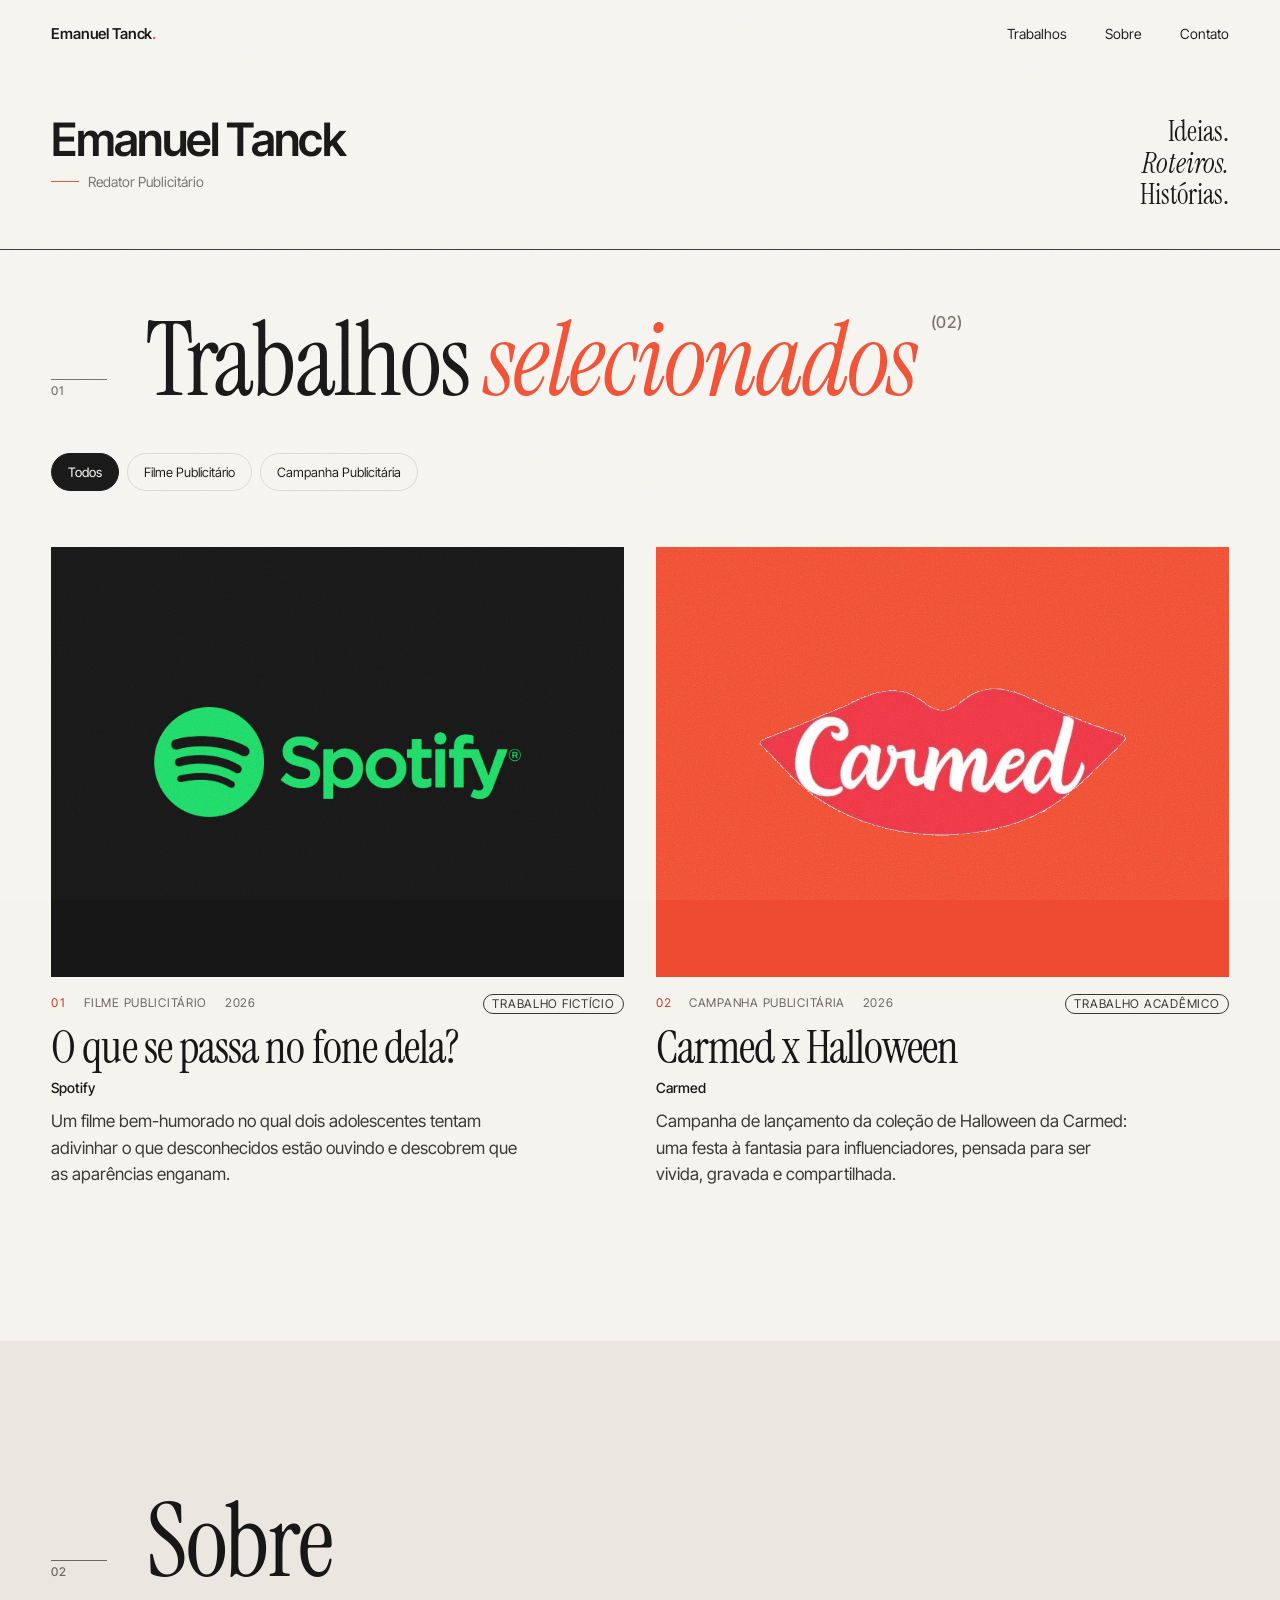
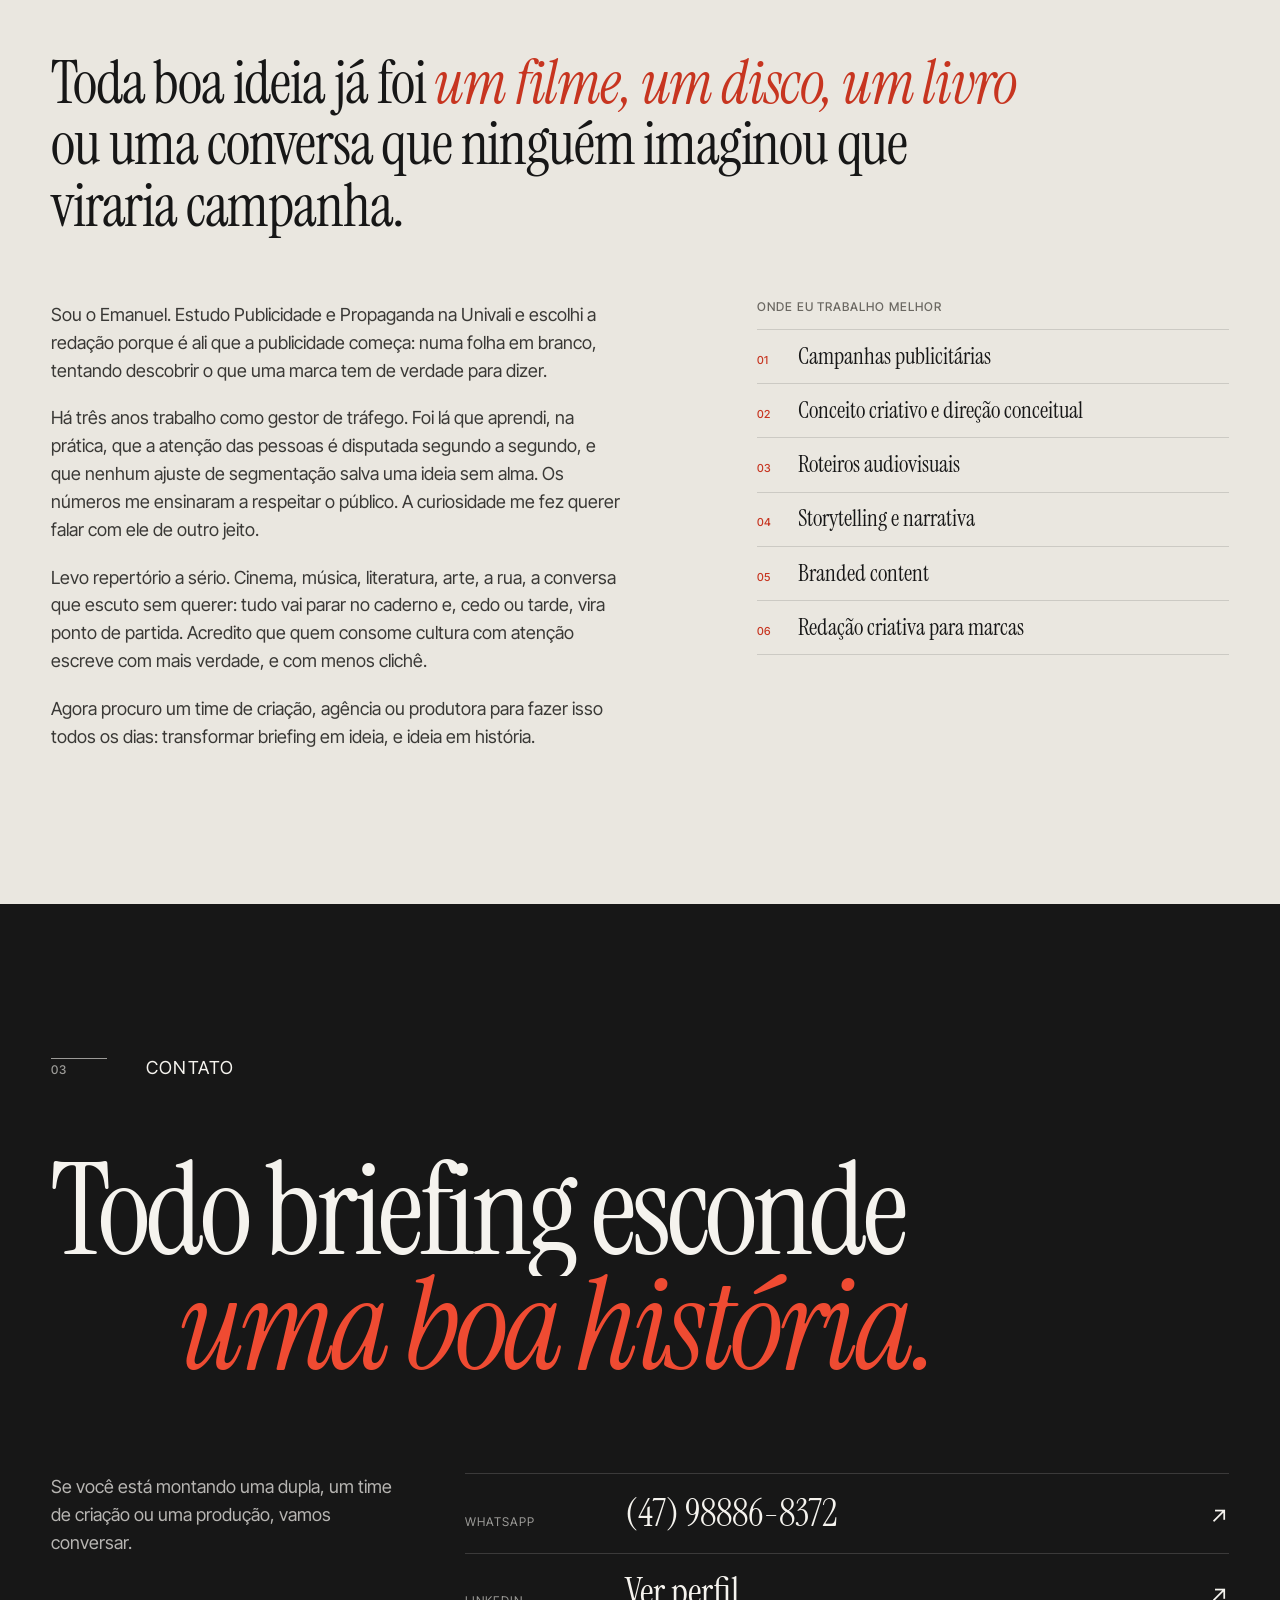
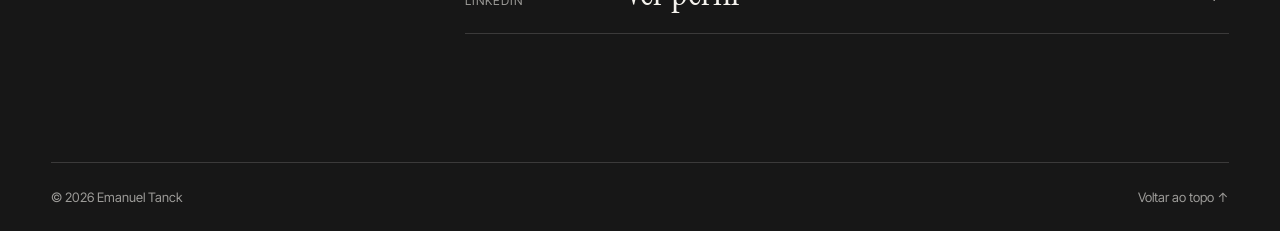
<file: index.html>
<!doctype html>
<html lang="pt-BR">
<head>
  <meta charset="utf-8">
  <meta name="viewport" content="width=device-width, initial-scale=1">
  <title>Portfólio — Redator Publicitário</title>
  <meta name="description" content="Portfólio de redação publicitária: campanhas, conceitos criativos, roteiros audiovisuais e branded content.">
  <meta property="og:type" content="website">
  <meta property="og:title" content="Portfólio — Redator Publicitário">
  <meta property="og:description" content="Campanhas, conceitos criativos, roteiros audiovisuais e branded content.">
  <meta name="theme-color" content="#F5F3EE">
  <link rel="icon" href="assets/favicon.svg" type="image/svg+xml">
  <link rel="preconnect" href="https://fonts.googleapis.com">
  <link rel="preconnect" href="https://fonts.gstatic.com" crossorigin>
  <link href="https://fonts.googleapis.com/css2?family=Courier+Prime:wght@400;700&family=Instrument+Serif:ital@0;1&family=Inter+Tight:wght@400;500;600&display=swap" rel="stylesheet">
  <link rel="stylesheet" href="css/style.css">
</head>
<body class="page-home">
  <a class="skip-link" href="#conteudo">Pular para o conteúdo</a>

  <header class="site-header">
    <div class="site-header__inner container">
      <a class="brand" href="#topo" data-home-link=""><span data-site="name">Seu Nome</span><span class="brand__dot" aria-hidden="true">.</span></a>
      <button class="nav-toggle" type="button" aria-expanded="false" aria-controls="site-menu">
        <span class="nav-toggle__label">Menu</span><span class="nav-toggle__bars" aria-hidden="true"></span>
      </button>
      <nav id="site-menu" class="site-nav" aria-label="Principal">
        <ul>
          <li><a href="#trabalhos">Trabalhos</a></li>
          <li><a href="#sobre">Sobre</a></li>
          <li><a href="#contato">Contato</a></li>
        </ul>
      </nav>
    </div>
  </header>

  <main id="conteudo">
    <!-- HERO -->
    <section class="hero container" id="topo" aria-labelledby="hero-name">
      <div class="hero__top">
        <div class="hero__id">
          <h1 class="hero__name" id="hero-name" data-site="name">Seu Nome</h1>
          <p class="hero__role" data-site="role">Redator Publicitário</p>
        </div>
        <ul class="hero__specialties" id="hero-specialties">
          <li>Ideias.</li><li>Roteiros.</li><li>Histórias.</li>
        </ul>
      </div>

    </section>


    <!-- TRABALHOS -->
    <section class="works container" id="trabalhos" aria-labelledby="works-title">
      <header class="section-head reveal">
        <p class="section-head__num">01</p>
        <h2 class="section-head__title" id="works-title">Trabalhos <em>selecionados</em> <span class="section-head__count" id="work-count"></span></h2>
      </header>
      <div class="work-filters" id="work-filters" role="group" aria-label="Filtrar por categoria" hidden></div>
      <div class="work-grid" id="work-grid" aria-live="polite"></div>
    </section>

    <!-- SOBRE -->
    <section class="about" id="sobre" aria-labelledby="about-title">
      <div class="container about__grid">
        <header class="section-head section-head--side reveal">
          <p class="section-head__num">02</p>
          <h2 class="section-head__title" id="about-title">Sobre</h2>
        </header>
        <p class="about__statement reveal" id="about-statement"></p>
        <div class="about__body prose reveal" id="about-body"></div>
        <div class="about__focus reveal" id="about-focus"></div>
      </div>
    </section>
  </main>

  <!-- CONTATO -->
  <footer class="contact" id="contato" aria-labelledby="contact-headline">
    <div class="container">
      <header class="section-head section-head--invert reveal">
        <p class="section-head__num">03</p>
        <p class="section-head__title">Contato</p>
      </header>
      <h2 class="contact__headline reveal" id="contact-headline"></h2>
      <div class="contact__grid">
        <p class="contact__text reveal" id="contact-text"></p>
        <div class="contact__links reveal" id="contact-links"></div>
      </div>
      <div class="site-footer">
        <p>© <span data-site="year"></span> <span data-site="name"></span></p>
        <a href="#topo">Voltar ao topo <span aria-hidden="true">↑</span></a>
      </div>
    </div>
  </footer>

  <noscript><p class="noscript">Ative o JavaScript para ver os trabalhos.</p></noscript>

  <script src="js/config.js"></script>
  <script src="js/projects.js"></script>
  <script src="js/utils.js"></script>
  <script src="js/home.js"></script>
</body>
</html>
</file>
<file: css/style.css>
/* ==========================================================================
   PORTFÓLIO — REDATOR PUBLICITÁRIO
   Editorial, tipográfico, sem enfeite.
   ========================================================================== */

:root {
  --bg: #F5F3EE;
  --bg-alt: #EAE7E0;
  --ink: #171717;
  --ink-soft: #3a3936;
  --muted: #6b6862;
  --accent: #EF4B32;
  --accent-ink: #c73520; /* versão mais escura para texto pequeno sobre fundo claro */
  --line: rgba(23, 23, 23, 0.14);
  --line-strong: rgba(23, 23, 23, 0.85);

  --serif: "Instrument Serif", "Times New Roman", serif;
  --sans: "Inter Tight", "Helvetica Neue", Arial, sans-serif;
  --mono: "Courier Prime", "Courier New", monospace;

  --gutter: clamp(16px, 4vw, 56px);
  --max: 1440px;
  --header-h: 68px;
  --ease: cubic-bezier(0.22, 1, 0.36, 1);
  --radius: 2px;
}

/* ---------- Reset ---------- */
*, *::before, *::after { box-sizing: border-box; }
html { -webkit-text-size-adjust: 100%; scroll-behavior: smooth; scroll-padding-top: var(--header-h); }
body {
  margin: 0;
  background: var(--bg);
  color: var(--ink);
  font-family: var(--sans);
  font-size: clamp(16px, 0.35vw + 15px, 18px);
  line-height: 1.55;
  -webkit-font-smoothing: antialiased;
  text-rendering: optimizeLegibility;
  overflow-x: hidden;
}

/* Textura: grão de papel sobre todo o site (claro e escuro) */
body::after {
  content: ""; position: fixed; inset: 0; z-index: 300; pointer-events: none;
  background-image: url("data:image/svg+xml,%3Csvg xmlns='http://www.w3.org/2000/svg' width='260' height='260'%3E%3Cfilter id='n'%3E%3CfeTurbulence type='fractalNoise' baseFrequency='.9' numOctaves='3' stitchTiles='stitch'/%3E%3CfeColorMatrix type='saturate' values='0'/%3E%3C/filter%3E%3Crect width='100%25' height='100%25' filter='url(%23n)'/%3E%3C/svg%3E");
  background-size: 260px;
  mix-blend-mode: overlay; opacity: .55;
}
img, video, iframe { display: block; max-width: 100%; }
img { height: auto; }
a { color: inherit; }
button { font: inherit; color: inherit; cursor: pointer; }
h1, h2, h3, p, ul, ol, dl, dd, figure, blockquote { margin: 0; }
ul, ol { padding: 0; list-style: none; }
em { font-style: italic; }
::selection { background: var(--accent); color: var(--ink); }

:focus-visible { outline: 2px solid var(--accent); outline-offset: 3px; }

.container { width: 100%; max-width: var(--max); margin-inline: auto; padding-inline: var(--gutter); }

.visually-hidden {
  position: absolute !important; width: 1px; height: 1px; overflow: hidden;
  clip: rect(0 0 0 0); clip-path: inset(50%); white-space: nowrap;
}
.skip-link {
  position: absolute; left: 12px; top: -60px; z-index: 200;
  background: var(--ink); color: var(--bg); padding: 10px 14px; text-decoration: none;
}
.skip-link:focus { top: 12px; }
.noscript { padding: 2rem var(--gutter); }

/* ---------- Pré-visualização ---------- */
.preview-bar {
  position: fixed; bottom: 0; left: 0; right: 0; z-index: 150;
  background: var(--ink); color: var(--bg);
  font-size: 13px; padding: 8px var(--gutter); text-align: center;
}
.preview-bar::before { content: "●"; color: var(--accent); margin-right: 8px; }
.draft-badge {
  position: absolute; top: 12px; left: 12px; z-index: 3;
  font: 600 11px/1 var(--sans); letter-spacing: .08em; text-transform: uppercase;
  background: var(--bg); color: var(--ink); padding: 6px 8px; border: 1px solid var(--ink);
}
.placeholder-tag {
  display: inline-block; vertical-align: middle;
  font: 600 10px/1 var(--sans); letter-spacing: .1em; text-transform: uppercase;
  border: 1px dashed currentColor; color: var(--accent-ink); padding: 5px 7px;
}

/* ---------- Botões ---------- */
.btn {
  display: inline-flex; align-items: center; gap: .6em;
  min-height: 48px; padding: 0 1.4em;
  font: 500 15px/1 var(--sans); letter-spacing: .01em;
  text-decoration: none; border: 1px solid var(--ink); border-radius: var(--radius);
  transition: background .3s var(--ease), color .3s var(--ease), border-color .3s var(--ease);
}
.btn--solid { background: var(--ink); color: var(--bg); }
.btn--solid:hover { background: var(--accent); border-color: var(--accent); color: var(--ink); }
.btn--ghost { background: transparent; }
.btn--ghost:hover { background: var(--ink); color: var(--bg); }
.btn--text { border-color: transparent; padding-inline: .2em; background:
  linear-gradient(currentColor, currentColor) 0 calc(100% - 12px) / 100% 1px no-repeat; }
.btn--text:hover { color: var(--accent-ink); background-size: 0 1px; background-position: 100% calc(100% - 12px); transition: background-size .4s var(--ease), color .3s; }

/* ==========================================================================
   HEADER / MENU
   ========================================================================== */
.site-header {
  position: fixed; inset: 0 0 auto 0; z-index: 100; height: var(--header-h);
  background: rgba(245, 243, 238, 0.86);
  backdrop-filter: saturate(140%) blur(10px); -webkit-backdrop-filter: saturate(140%) blur(10px);
  border-bottom: 1px solid transparent;
  transition: border-color .3s;
}
.site-header.is-scrolled { border-bottom-color: var(--line); }
.site-header__inner { height: 100%; display: flex; align-items: center; justify-content: space-between; gap: 1rem; }

.brand { font: 600 15px/1 var(--sans); letter-spacing: -.01em; text-decoration: none; position: relative; z-index: 2; }
.brand__dot { color: var(--accent); }

.site-nav ul { display: flex; gap: clamp(1.25rem, 3vw, 2.75rem); }
.site-nav a {
  font-size: 14px; text-decoration: none; display: inline-flex; align-items: baseline; gap: .45em;
  padding: 6px 0; position: relative;
}
.site-nav a::after {
  content: ""; position: absolute; left: 0; right: 0; bottom: 2px; height: 1px; background: currentColor;
  transform: scaleX(0); transform-origin: right; transition: transform .4s var(--ease);
}
.site-nav a:hover::after, .site-nav a:focus-visible::after { transform: scaleX(1); transform-origin: left; }

.nav-toggle {
  display: none; position: relative; z-index: 2;
  background: none; border: 0; padding: 10px 0; min-height: 44px;
  align-items: center; gap: 10px; font-size: 14px;
}
.nav-toggle__bars { width: 22px; height: 8px; position: relative; }
.nav-toggle__bars::before, .nav-toggle__bars::after {
  content: ""; position: absolute; left: 0; right: 0; height: 1.5px; background: currentColor;
  transition: transform .4s var(--ease), top .4s var(--ease);
}
.nav-toggle__bars::before { top: 0; }
.nav-toggle__bars::after { top: 6.5px; }
.menu-open .nav-toggle__bars::before { top: 3.25px; transform: rotate(45deg); }
.menu-open .nav-toggle__bars::after { top: 3.25px; transform: rotate(-45deg); }

@media (max-width: 860px) {
  .nav-toggle { display: inline-flex; }
  .site-nav {
    position: fixed; inset: 0; background: var(--bg);
    display: flex; align-items: flex-end; padding: var(--header-h) var(--gutter) 3rem;
    opacity: 0; visibility: hidden; transition: opacity .35s var(--ease), visibility .35s;
  }
  .menu-open .site-nav { opacity: 1; visibility: visible; }
  .menu-open { overflow: hidden; }
  .site-nav ul { flex-direction: column; gap: .25rem; width: 100%; }
  .site-nav li { border-top: 1px solid var(--line); }
  .site-nav a { font: 400 clamp(2.75rem, 13vw, 4.5rem)/1.1 var(--serif); padding: .2em 0; width: 100%; }
  .site-nav a::after { display: none; }
  .site-nav li { transform: translateY(20px); opacity: 0; transition: transform .5s var(--ease), opacity .5s; }
  .menu-open .site-nav li { transform: none; opacity: 1; }
  .menu-open .site-nav li:nth-child(2) { transition-delay: .05s; }
  .menu-open .site-nav li:nth-child(3) { transition-delay: .1s; }
}

/* ==========================================================================
   TIPOGRAFIA COMPARTILHADA
   ========================================================================== */
.line { display: block; overflow: hidden; padding-bottom: .06em; margin-bottom: -.06em; }
.line__inner { display: inline-block; }
.line em, .hero__headline em, .section-head__title em, .contact__headline em { color: var(--accent); }

.section-head { display: flex; align-items: baseline; gap: clamp(1rem, 3vw, 2.5rem); margin-bottom: clamp(2.5rem, 6vw, 5rem); }
.section-head__num {
  font: 500 12px/1 var(--sans); letter-spacing: .08em; color: var(--muted);
  padding-top: .4em; border-top: 1px solid currentColor; min-width: 3.5rem;
}
.section-head__title {
  font: 400 clamp(2.75rem, 8vw, 7.5rem)/0.92 var(--serif); letter-spacing: -.02em;
}
.section-head__count { font: 500 .16em/1 var(--sans); letter-spacing: .05em; vertical-align: top; color: var(--muted); }

.prose p + p { margin-top: 1.1em; }
.prose { max-width: 62ch; color: var(--ink-soft); }

/* ==========================================================================
   HOME — HERO
   ========================================================================== */
.hero {
  padding-top: calc(var(--header-h) + clamp(1.5rem, 4vw, 3rem));
  padding-bottom: clamp(1.5rem, 3vw, 2.5rem);
  border-bottom: 1px solid var(--line-strong);
  position: relative;
}
.hero__top { display: flex; justify-content: space-between; align-items: flex-start; gap: 2rem; }
.hero__name {
  font: 600 clamp(1.6rem, 3.6vw, 3rem)/1 var(--sans); letter-spacing: -.035em;
}
.hero__role { margin-top: .55rem; font-size: 14px; color: var(--muted); display: flex; align-items: center; gap: .6em; }
.hero__role::before { content: ""; width: 28px; height: 1px; background: var(--accent); }
.hero__specialties { text-align: right; font: 400 clamp(1.25rem, 2.2vw, 1.9rem)/1.12 var(--serif); }
.hero__specialties li:nth-child(2) { font-style: italic; }

.hero__headline {
  align-self: center;
  font: 400 clamp(2.5rem, 11.5vw, 12rem)/0.88 var(--serif);
  letter-spacing: -.035em;
  margin: clamp(2rem, 6vw, 4rem) 0;
}
.hero__headline .line:nth-child(2) { padding-left: clamp(1.5rem, 14vw, 16rem); }

.hero__bottom {
  display: grid; grid-template-columns: minmax(0, 5fr) minmax(0, 7fr); gap: 2rem; align-items: end;
  padding-top: 1.5rem; border-top: 1px solid var(--line-strong);
}
.hero__intro { max-width: 46ch; color: var(--ink-soft); }
.hero__ctas { display: flex; justify-content: flex-end; flex-wrap: wrap; gap: .75rem 1.5rem; align-items: center; }

/* entrada do hero */
.hero .line__inner { transform: translateY(105%); transition: transform 1.1s var(--ease); }
.hero__top, .hero__bottom { opacity: 0; transform: translateY(14px); transition: opacity .9s var(--ease), transform .9s var(--ease); }
.is-loaded .hero .line__inner, .is-loaded .hero__top, .is-loaded .hero__bottom { transform: none; opacity: 1; }
.is-loaded .hero .line:nth-child(2) .line__inner { transition-delay: .12s; }
.is-loaded .hero__bottom { transition-delay: .45s; }

@media (max-width: 720px) {
  .hero__top { flex-direction: column; gap: 1.25rem; }
  .hero__specialties { text-align: left; display: flex; gap: .4em; flex-wrap: wrap; }
  .hero__bottom { grid-template-columns: 1fr; }
  .hero__ctas { justify-content: flex-start; }
  .hero__ctas .btn--solid { width: 100%; justify-content: center; }
}

/* ==========================================================================
   HOME — TRABALHOS
   ========================================================================== */
.works { padding-block: clamp(2.5rem, 5vw, 4rem) clamp(5rem, 12vw, 10rem); }
.work-filters { display: flex; flex-wrap: wrap; gap: .5rem; margin: -2rem 0 3.5rem; }
.chip {
  min-height: 38px; padding: 0 1rem; font-size: 13px;
  background: transparent; border: 1px solid var(--line); border-radius: 999px;
  transition: border-color .25s, background .25s, color .25s;
}
.chip:hover { border-color: var(--ink); }
.chip.is-active { background: var(--ink); color: var(--bg); border-color: var(--ink); }

/* grade simples: 2 colunas iguais no desktop, 1 no celular */
.work-grid {
  display: grid; grid-template-columns: repeat(2, minmax(0, 1fr));
  column-gap: clamp(1rem, 2.5vw, 2.5rem); row-gap: clamp(3rem, 6vw, 5rem);
}
.work-card[hidden] { display: none; }
@media (max-width: 860px) { .work-grid { grid-template-columns: 1fr; } }

.work-card__link { display: block; text-decoration: none; }
.work-card__media {
  position: relative; overflow: hidden; aspect-ratio: 4 / 3; background: var(--bg-alt);
  container-type: inline-size;
}
.cover-img { position: absolute; inset: 0; }
.cover-img > img { width: 100%; height: 100%; object-fit: cover; transition: transform 1.2s var(--ease); }

/* marca com logo */
.brand-mark { display: inline-flex; align-items: center; gap: .5em; }
.brand-mark img { width: 1.4em; height: 1.4em; flex: none; }

.work-card__body { padding-top: 1.1rem; }
.work-card__meta {
  display: flex; flex-wrap: wrap; gap: .4rem 1.1rem;
  font-size: 12px; letter-spacing: .06em; text-transform: uppercase; color: var(--muted);
}
.work-card__index { color: var(--accent-ink); font-variant-numeric: tabular-nums; }
.work-card__status { margin-left: auto; padding: .25em .7em; border: 1px solid var(--line-strong); border-radius: 99px; line-height: 1; color: var(--ink-soft); }
.work-card__title { margin-top: .6rem; font: 400 clamp(2rem, 3.6vw, 3.4rem)/1 var(--serif); letter-spacing: -.02em; }
.work-card__title span {
  background: linear-gradient(var(--ink), var(--ink)) 0 100% / 0 1px no-repeat;
  transition: background-size .6s var(--ease);
}
.work-card__brand { margin-top: .45rem; font-size: 14px; font-weight: 500; }
.work-card__desc { margin-top: .6rem; max-width: 48ch; color: var(--ink-soft); font-size: .95em; }

@media (hover: hover) and (pointer: fine) {
  .work-card__link:hover .cover-img > img { transform: scale(1.03); }
  .work-card__link:hover .work-card__title span { background-size: 100% 1px; }
}
.work-card__link:focus-visible { outline-offset: 6px; }

/* ---------- Capa tipográfica ---------- */
.type-cover {
  position: absolute; inset: 0; display: flex; flex-direction: column; justify-content: space-between;
  padding: clamp(14px, 5cqi, 32px);
}
.type-cover--accent { background: var(--accent); color: var(--ink); }
.type-cover--dark { background: var(--ink); color: var(--bg); }
.type-cover--dark .type-cover__title em { color: var(--accent); }
.type-cover--paper { background: var(--bg-alt); color: var(--ink); }
.type-cover--paper .type-cover__title em { color: var(--accent-ink); }
.type-cover__top, .type-cover__foot {
  display: flex; justify-content: space-between; gap: 1rem;
  font: 500 clamp(10px, 2.4cqi, 13px)/1.2 var(--sans); letter-spacing: .08em; text-transform: uppercase;
}
.type-cover__title {
  font: 400 clamp(1.8rem, 11cqi, 7rem)/0.92 var(--serif); letter-spacing: -.03em;
  max-width: 14ch;
}
.type-cover .brand-mark img { width: 2em; height: 2em; }
.type-cover--accent .type-cover__title em { color: var(--bg); }
.type-cover__mark { font-variant-numeric: tabular-nums; }

/* ---------- Estado vazio ---------- */
.work-grid.is-empty { display: block; }
.empty-state {
  border-top: 1px solid var(--line-strong); border-bottom: 1px solid var(--line);
  padding: clamp(2.5rem, 7vw, 6rem) 0;
  display: grid; grid-template-columns: minmax(0, 3fr) minmax(0, 9fr); column-gap: 2rem;
}
.empty-state__label { font-size: 12px; letter-spacing: .08em; text-transform: uppercase; color: var(--muted); grid-row: span 3; }
.empty-state__drafts { font: 400 clamp(1.5rem, 3.4vw, 2.8rem)/1.2 var(--serif); color: var(--muted); }
.empty-state__drafts s { text-decoration-color: var(--accent); text-decoration-thickness: 2px; }
.empty-state__final { margin-top: .4em; font: 400 clamp(2.6rem, 7.5vw, 7rem)/0.95 var(--serif); letter-spacing: -.03em; }
.caret {
  display: inline-block; width: .06em; height: .8em; margin-left: .08em; vertical-align: -.05em;
  background: var(--accent); animation: blink 1.1s steps(1) infinite;
}
@keyframes blink { 50% { opacity: 0; } }
.empty-state__note { margin-top: 2rem; color: var(--ink-soft); }
@media (max-width: 720px) {
  .empty-state { grid-template-columns: 1fr; }
  .empty-state__label { grid-row: auto; margin-bottom: 1.5rem; }
}

/* ==========================================================================
   HOME — SOBRE
   ========================================================================== */
.about { background: var(--bg-alt); padding-block: clamp(5rem, 12vw, 10rem); }
.about__grid {
  display: grid; grid-template-columns: repeat(12, minmax(0, 1fr));
  column-gap: clamp(1rem, 2.5vw, 2.5rem); row-gap: clamp(2.5rem, 5vw, 4rem);
}
.about .section-head { grid-column: 1 / -1; margin-bottom: 0; }
.about__statement {
  grid-column: 1 / span 10;
  font: 400 clamp(2rem, 4.6vw, 4.4rem)/1.04 var(--serif); letter-spacing: -.02em;
}
.about__statement em { color: var(--accent-ink); }
.about__body { grid-column: 1 / span 6; }
.about__body .placeholder-tag { margin-bottom: .4rem; }
.about__focus { grid-column: 8 / span 5; }
.about__focus-title { font: 500 12px/1 var(--sans); letter-spacing: .08em; text-transform: uppercase; color: var(--muted); margin-bottom: 1rem; }
.about__focus-list li {
  display: flex; gap: 1rem; align-items: baseline; padding: .8rem 0; border-top: 1px solid var(--line);
  font: 400 clamp(1.25rem, 1.8vw, 1.6rem)/1.2 var(--serif);
}
.about__focus-list li:last-child { border-bottom: 1px solid var(--line); }
.about__focus-list span { font: 500 11px var(--sans); color: var(--accent-ink); min-width: 1.6rem; }
@media (max-width: 860px) {
  .about__statement, .about__body, .about__focus { grid-column: 1 / -1; }
}

/* ==========================================================================
   CONTATO (rodapé escuro)
   ========================================================================== */
.contact {
  background: var(--ink); color: var(--bg);
  padding-top: clamp(5rem, 12vw, 10rem);
  --line: rgba(245, 243, 238, 0.16);
}
.section-head--invert .section-head__num { color: rgba(245, 243, 238, .6); }
.section-head--invert .section-head__title { font-size: clamp(1rem, 1.4vw, 1.2rem); font-family: var(--sans); letter-spacing: .08em; text-transform: uppercase; }
.contact__headline { font: 400 clamp(2.4rem, 10vw, 10.5rem)/0.9 var(--serif); letter-spacing: -.035em; }
.contact__headline .line:nth-child(2) { padding-left: clamp(0rem, 10vw, 12rem); }
.contact__grid {
  display: grid; grid-template-columns: minmax(0, 4fr) minmax(0, 8fr); gap: 2rem;
  margin-top: clamp(3rem, 7vw, 6rem);
}
.contact__text { color: rgba(245, 243, 238, .72); max-width: 36ch; }
.contact__list { border-top: 1px solid var(--line); }
.contact__list li { border-bottom: 1px solid var(--line); }
.contact__link {
  display: grid; grid-template-columns: 9rem 1fr auto; align-items: baseline; gap: 1rem;
  padding: 1.1rem 0; text-decoration: none; transition: color .3s, padding .5s var(--ease);
}
.contact__label { font-size: 12px; letter-spacing: .08em; text-transform: uppercase; color: rgba(245, 243, 238, .6); }
.contact__value { font: 400 clamp(1.5rem, 3vw, 2.6rem)/1.1 var(--serif); overflow-wrap: anywhere; }
.contact__arrow { font-size: 1.4rem; transition: transform .4s var(--ease); }
.contact__link:hover, .contact__link:focus-visible { color: var(--accent); padding-left: .75rem; }
.contact__link:hover .contact__arrow { transform: translate(4px, -4px); }
.contact__empty {
  font: 400 clamp(1.4rem, 2.6vw, 2.1rem)/1.2 var(--serif); font-style: italic;
  color: rgba(245, 243, 238, .72); border-top: 1px solid var(--line); padding-top: 1.25rem;
}
.site-footer {
  display: flex; justify-content: space-between; gap: 1rem; flex-wrap: wrap;
  margin-top: clamp(4rem, 10vw, 8rem); padding-block: 1.5rem; border-top: 1px solid var(--line);
  font-size: 13px; color: rgba(245, 243, 238, .6);
}
.site-footer a { text-decoration: none; }
.site-footer a:hover { color: var(--bg); }
@media (max-width: 720px) {
  .contact__grid { grid-template-columns: 1fr; }
  .contact__link { grid-template-columns: 1fr auto; }
  .contact__label { grid-column: 1 / -1; }
}

/* ==========================================================================
   CASE
   ========================================================================== */
.case { padding-top: var(--header-h); outline: none; }

.case-label {
  display: flex; align-items: baseline; gap: .9rem;
  font: 500 12px/1.2 var(--sans); letter-spacing: .08em; text-transform: uppercase; color: var(--muted);
}
.case-label__num { color: var(--accent-ink); padding-top: .4em; border-top: 1px solid currentColor; min-width: 2.25rem; font-variant-numeric: tabular-nums; }

/* 01 hero */
.case-hero { padding-top: clamp(2.5rem, 7vw, 5.5rem); }
.case-hero__title {
  margin-top: clamp(1.5rem, 4vw, 3rem);
  font: 400 clamp(2.6rem, 12vw, 12.5rem)/0.88 var(--serif); letter-spacing: -.04em; overflow-wrap: break-word;
}
.case-hero__title .line__inner { transform: translateY(105%); transition: transform 1.1s var(--ease); }
.is-loaded .case-hero__title .line__inner { transform: none; }
.case-hero__tagline {
  margin-top: clamp(1.25rem, 3vw, 2rem); margin-left: auto; max-width: 22ch; text-align: right;
  font: 400 clamp(1.5rem, 3.2vw, 2.8rem)/1.1 var(--serif); font-style: italic; color: var(--accent-ink);
}
.case-hero__meta {
  display: grid; grid-template-columns: repeat(4, minmax(0, 1fr)); gap: 1rem;
  margin-top: clamp(2.5rem, 6vw, 4.5rem); border-top: 1px solid var(--line-strong); padding-top: 1rem;
}
.case-hero__meta dt, .credits dt, .script__meta dt {
  font-size: 11px; letter-spacing: .1em; text-transform: uppercase; color: var(--muted); margin-bottom: .3rem;
}
.case-hero__meta dd { font-weight: 500; }
.case-hero__media {
  position: relative; margin-top: clamp(2rem, 5vw, 4rem);
  aspect-ratio: 16 / 8; background: var(--bg-alt); overflow: hidden; container-type: inline-size;
}
.case-hero__media .type-cover__title { font-size: clamp(2.4rem, 9cqi, 10rem); max-width: 16ch; }
@media (max-width: 720px) {
  .case-hero__meta { grid-template-columns: repeat(2, minmax(0, 1fr)); row-gap: 1.25rem; }
  .case-hero__media { aspect-ratio: 4 / 5; }
  .case-hero__tagline { text-align: left; margin-left: 0; }
}

/* seções padrão */
.case-sec {
  display: grid; grid-template-columns: minmax(0, 4fr) minmax(0, 8fr); gap: 2rem;
  padding-block: clamp(4rem, 10vw, 8rem);
}
.case-sec + .case-sec { border-top: 1px solid var(--line); }
.case-sec__aside { position: relative; }
.case-sec__body { font-size: clamp(1.05rem, 1.3vw, 1.3rem); }
.case-sec__body p:first-child { font: 400 clamp(1.6rem, 2.6vw, 2.4rem)/1.18 var(--serif); color: var(--ink); }
@media (min-width: 861px) {
  .case-sec--stack .case-sec__aside > .case-label { position: sticky; top: calc(var(--header-h) + 1.5rem); }
}
@media (max-width: 860px) { .case-sec { grid-template-columns: 1fr; } }

/* 03 insight */
.case-insight { background: var(--bg-alt); padding-block: clamp(5rem, 12vw, 10rem); }
.case-insight__quote {
  position: relative; margin-top: clamp(4.5rem, 10vw, 8rem);
  font: 400 clamp(2.3rem, 6.2vw, 6.4rem)/1 var(--serif); letter-spacing: -.025em; max-width: 18ch;
}
.case-insight__quote em { color: var(--accent-ink); }
.case-insight__mark {
  position: absolute; left: -.05em; top: -.5em; font-size: 2.6em; line-height: 1; color: var(--accent);
  pointer-events: none;
}
.case-insight__quote p { position: relative; text-indent: .45em; }
.case-insight__quote p + p { margin-top: .4em; }

/* 04 conceito — peça */
.case-concept { background: var(--accent); color: var(--ink); }
.case-concept__poster {
  min-height: min(92svh, 900px); display: grid; grid-template-rows: auto 1fr auto; gap: 2rem;
  padding-block: clamp(2rem, 5vw, 3.5rem);
}
.case-concept .case-label__num { color: var(--ink); }
.case-concept__top { display: flex; justify-content: space-between; gap: 1rem; align-items: baseline; }
.case-concept__brand { font-size: 12px; letter-spacing: .08em; text-transform: uppercase; }
.case-concept__title {
  align-self: center;
  font: 400 clamp(3.2rem, 11vw, 11.5rem)/0.88 var(--serif); letter-spacing: -.04em;
}
.case-concept__title em { color: var(--bg); }
.case-concept__text {
  justify-self: end; max-width: 46ch; border-top: 1.5px solid var(--ink); padding-top: 1rem;
  font-size: clamp(1rem, 1.25vw, 1.15rem);
}
.case-concept__text p + p { margin-top: 1em; }
@media (max-width: 720px) { .case-concept__poster { min-height: 80svh; } .case-concept__text { justify-self: start; } }

/* 05 execução */
.exec-list { display: grid; gap: clamp(3rem, 6vw, 5rem); }
.exec__label { font-size: 11px; letter-spacing: .1em; text-transform: uppercase; color: var(--muted); margin-bottom: 1rem; }
.exec__headline { font: 400 clamp(2.2rem, 5vw, 4.8rem)/0.98 var(--serif); letter-spacing: -.025em; }
.exec__headline em { color: var(--accent-ink); }
.exec--slogan { border-block: 1px solid var(--line-strong); padding-block: 1.5rem 2rem; text-align: center; }
.exec__slogan { font: 600 clamp(1.4rem, 3vw, 2.4rem)/1.1 var(--sans); letter-spacing: -.03em; }
.exec__slogan em { font-family: var(--serif); font-weight: 400; color: var(--accent-ink); }
.exec--copy { border-top: 1px solid var(--line); padding-top: 1.25rem; }
.exec__title { font: 400 clamp(1.8rem, 3.4vw, 3rem)/1 var(--serif); margin-bottom: 1rem; }
.exec-list { gap: clamp(2rem, 4vw, 3rem); }
.exec figcaption, .gallery figcaption { margin-top: .7rem; font-size: 13px; color: var(--muted); }
.exec--image img { width: 100%; }
.exec--link .file-link {
  display: grid; grid-template-columns: 1fr auto; gap: .2rem 1rem; padding: 1.25rem 0;
  border-block: 1px solid var(--line-strong); text-decoration: none; font-weight: 500;
}
.file-link small { grid-column: 1; color: var(--muted); font-weight: 400; }
.file-link__arrow { grid-row: 1 / span 2; grid-column: 2; align-self: center; font-size: 1.4rem; transition: transform .4s var(--ease); }
.file-link:hover { color: var(--accent-ink); }
.file-link:hover .file-link__arrow { transform: translate(4px, -4px); }

.zoomable { display: block; width: 100%; padding: 0; border: 0; background: none; cursor: zoom-in; overflow: hidden; }
.zoomable img { transition: transform 1s var(--ease); }
@media (hover: hover) { .zoomable:hover img { transform: scale(1.025); } }

.video-frame { position: relative; aspect-ratio: 16 / 9; background: var(--ink); }
.video-frame iframe, .video-frame video { position: absolute; inset: 0; width: 100%; height: 100%; border: 0; }

/* manifesto */
.manifesto { background: var(--ink); color: var(--bg); padding: clamp(2rem, 6vw, 4.5rem); }
.manifesto .exec__label { color: rgba(245, 243, 238, .6); }
.manifesto__text { font: 400 clamp(1.7rem, 3.4vw, 3.1rem)/1.12 var(--serif); letter-spacing: -.015em; }
.manifesto__text p + p { margin-top: .35em; }
.manifesto__text em { color: var(--accent); }
.manifesto__sign { margin-top: 2rem; font-weight: 600; }

/* 06 roteiros — folha de papel centralizada, anotações à caneta */
.case-sec--script { display: block; }
.script-section__label { display: flex; justify-content: center; margin-bottom: clamp(2rem, 4vw, 3rem); }
.script-list { display: grid; gap: clamp(3rem, 6vw, 5rem); max-width: 860px; margin-inline: auto; }

.script {
  --pen: #1f3d99;          /* tinta de caneta esferográfica azul */
  --margin: 7.5rem;        /* margem da folha, onde ficam as anotações */
  position: relative;
  background: #fffdf8;
  color: var(--ink);
  padding: clamp(2rem, 5vw, 3.75rem) clamp(1.25rem, 5vw, 3.5rem) clamp(2.5rem, 5vw, 3.5rem) calc(var(--margin) + clamp(1rem, 3vw, 2rem));
  box-shadow: 0 1px 1px rgba(23, 23, 23, .06), 0 2px 6px rgba(23, 23, 23, .05), 0 24px 48px -24px rgba(23, 23, 23, .28);
  transform: rotate(-.35deg);
  scroll-margin-top: calc(var(--header-h) + 1rem);
}
/* linha vermelha de margem */
.script::before {
  content: ""; position: absolute; top: 0; bottom: 0; left: var(--margin);
  width: 1px; background: rgba(214, 80, 66, .45);
}

.script__head { padding-bottom: 1.5rem; border-bottom: 1px dashed rgba(23, 23, 23, .25); }
.script__kicker { font: 700 12px/1 var(--mono); letter-spacing: .08em; text-transform: uppercase; color: var(--muted); }
.script__title {
  margin-top: .4rem; font: 600 clamp(2rem, 4.4vw, 3rem)/1.05 "Caveat", cursive; color: var(--pen);
  transform: rotate(-1deg); transform-origin: left;
}
.script__meta { display: flex; flex-wrap: wrap; gap: .75rem 2.5rem; margin-top: 1.1rem; }
.script__meta dd { font: 700 15px var(--mono); }

.script__synopsis { padding-block: 1.5rem; border-bottom: 1px dashed rgba(23, 23, 23, .25); font-family: var(--mono); font-size: 15px; color: var(--ink-soft); }
.script__synopsis p { max-width: 62ch; }
.script__synopsis .exec__label { margin-bottom: .5rem; font-family: var(--sans); }

.scene-list { counter-reset: scene; }
.scene { position: relative; padding-block: 1.75rem; border-bottom: 1px dashed rgba(23, 23, 23, .18); }
.scene:last-child { border-bottom: 0; }
/* número e tempo da cena escritos à mão na margem */
.scene__time {
  position: absolute; top: 1.6rem; right: calc(100% + clamp(1rem, 3vw, 2rem) + .9rem); width: calc(var(--margin) - 1.4rem);
  display: flex; flex-direction: column; align-items: flex-end; gap: .1rem; text-align: right;
  font-family: "Caveat", cursive; color: var(--pen); transform: rotate(-3deg);
}
.scene__num { font-size: 1.35rem; font-weight: 600; line-height: 1; }
.scene__clock { font-size: 1.05rem; line-height: 1.1; opacity: .85; white-space: nowrap; }

.scene__content { font-family: var(--mono); font-size: 15px; line-height: 1.6; display: grid; gap: .9rem; }
.sc-heading { font-weight: 700; text-transform: uppercase; letter-spacing: .02em; }
.sc-action { color: var(--ink-soft); max-width: 62ch; }
.sc-dialogue { padding-inline: clamp(1rem, 14%, 8rem); }
.sc-dialogue__char { font-weight: 700; text-transform: uppercase; text-align: center; }
.sc-dialogue__dir { color: var(--muted); text-align: center; }
.sc-dialogue__line { margin-top: .1rem; }
.sc-tag { display: grid; grid-template-columns: 7.5rem 1fr; gap: 1rem; align-items: baseline; }
.sc-tag > span:first-child { font: 600 10px/1.6 var(--sans); letter-spacing: .1em; text-transform: uppercase; color: var(--muted); }
.sc-tag--vo > span:first-child { color: var(--accent-ink); }
/* texto na tela: sublinhado à caneta */
.sc-tag--super strong {
  font-weight: 700; justify-self: start;
  text-decoration: underline wavy var(--pen); text-decoration-thickness: 1.5px; text-underline-offset: 5px;
}
.sc-tag--sound { color: var(--muted); font-style: italic; }

/* assinatura circulada à caneta */
.script__sign {
  display: flex; flex-direction: column; align-items: center; gap: .6rem; text-align: center;
  margin-top: 1rem; padding-top: 2rem; border-top: 1px dashed rgba(23, 23, 23, .25);
}
.script__sign span { font: 600 10px/1 var(--sans); letter-spacing: .1em; text-transform: uppercase; color: var(--muted); }
.script__sign strong {
  position: relative; padding: .6em 1.4em;
  font: 700 clamp(1rem, 1.8vw, 1.2rem)/1.3 var(--mono);
}
.script__sign strong::after {
  content: ""; position: absolute; inset: -6px -14px; pointer-events: none;
  background: url("data:image/svg+xml,%3Csvg xmlns='http://www.w3.org/2000/svg' viewBox='0 0 300 80' preserveAspectRatio='none'%3E%3Cpath d='M18 44C14 20 90 8 160 9s128 10 128 32-60 34-140 33S6 66 12 42c4-14 40-24 70-27' fill='none' stroke='%231f3d99' stroke-width='2.2' stroke-linecap='round' vector-effect='non-scaling-stroke'/%3E%3C/svg%3E") center / 100% 100% no-repeat;
}

@media (max-width: 720px) {
  .script { --margin: 1.75rem; transform: none; padding-left: calc(var(--margin) + 1rem); }
  .scene__time {
    position: static; width: auto; flex-direction: row; align-items: baseline; justify-content: flex-start; gap: .75rem;
    margin-bottom: .6rem; text-align: left; transform: rotate(-1.5deg); transform-origin: left;
  }
  .scene__content { font-size: 14px; }
  .sc-dialogue { padding-inline: .75rem 0; }
  .sc-tag { grid-template-columns: 1fr; gap: .2rem; }
}

/* 07 desdobramentos */
.gallery { display: grid; grid-template-columns: repeat(2, minmax(0, 1fr)); gap: clamp(1rem, 2.5vw, 2rem); }
.gallery__item.is-wide { grid-column: 1 / -1; }
.gallery__item img { width: 100%; }
.gallery figcaption span {
  font: 600 10px var(--sans); letter-spacing: .1em; text-transform: uppercase; color: var(--ink);
  border: 1px solid var(--ink); padding: 3px 6px; margin-right: .6rem;
}
@media (max-width: 600px) { .gallery { grid-template-columns: 1fr; } }

/* 08 ficha técnica */
.credits { display: grid; grid-template-columns: repeat(2, minmax(0, 1fr)); column-gap: 2rem; border-top: 1px solid var(--line-strong); }
.credits > div { padding: 1rem 0; border-bottom: 1px solid var(--line); }
.credits dd { font: 400 clamp(1.25rem, 1.8vw, 1.6rem)/1.25 var(--serif); }
@media (max-width: 600px) { .credits { grid-template-columns: 1fr; } }

/* 09 navegação */
.case-nav { border-top: 1px solid var(--line-strong); padding-block: clamp(3rem, 8vw, 6rem); }
.case-nav__next {
  display: grid; grid-template-columns: minmax(0, 7fr) minmax(0, 5fr); grid-template-rows: auto auto 1fr;
  column-gap: 2rem; text-decoration: none;
}
.case-nav__kicker { font-size: 12px; letter-spacing: .08em; text-transform: uppercase; color: var(--accent-ink); }
.case-nav__title { margin-top: 1rem; font: 400 clamp(2.8rem, 8vw, 8rem)/0.9 var(--serif); letter-spacing: -.035em; }
.case-nav__meta { margin-top: 1rem; color: var(--muted); font-size: 14px; }
.case-nav__media {
  grid-column: 2; grid-row: 1 / span 3; position: relative; aspect-ratio: 4 / 3; overflow: hidden;
  background: var(--bg-alt); container-type: inline-size;
}
@media (hover: hover) {
  .case-nav__next:hover .case-nav__title { color: var(--accent-ink); }
  .case-nav__next:hover .cover-img > img { transform: scale(1.03); }
}
.case-nav__back { display: flex; flex-wrap: wrap; gap: 1rem 1.5rem; align-items: center; margin-top: clamp(3rem, 6vw, 5rem); }
@media (max-width: 720px) {
  .case-nav__next { grid-template-columns: 1fr; }
  .case-nav__media { grid-column: 1; grid-row: auto; order: -1; margin-bottom: 1.5rem; }
}

/* 404 */
.case-missing { min-height: 80svh; display: flex; flex-direction: column; justify-content: center; gap: 1.5rem; padding-block: 4rem; }
.case-missing__title { font: 400 clamp(3rem, 9vw, 8rem)/0.92 var(--serif); letter-spacing: -.035em; max-width: 14ch; }
.case-missing__title em { color: var(--accent-ink); }
.case-missing .btn { align-self: flex-start; }

.mini-footer { border-top: 1px solid var(--line); }
.mini-footer .container { display: flex; justify-content: space-between; gap: 1rem; padding-block: 1.5rem; font-size: 13px; color: var(--muted); }
.mini-footer a { text-decoration: none; }
.is-preview .mini-footer, .is-preview .site-footer { padding-bottom: 3rem; }

/* lightbox */
.lightbox {
  border: 0; padding: 0; max-width: 100vw; max-height: 100vh; width: 100vw; height: 100vh;
  background: rgba(23, 23, 23, .94); color: var(--bg);
}
.lightbox::backdrop { background: rgba(23, 23, 23, .6); }
.lightbox[open] { display: grid; place-items: center; }
.lightbox figure { max-width: min(92vw, 1400px); max-height: 86vh; display: grid; gap: .75rem; }
.lightbox img { max-height: 80vh; width: auto; margin: auto; object-fit: contain; }
.lightbox figcaption { font-size: 13px; text-align: center; color: rgba(245, 243, 238, .7); }
.lightbox__close {
  position: fixed; top: 16px; right: 16px; min-height: 44px; padding: 0 1rem;
  background: none; border: 1px solid rgba(245, 243, 238, .4); color: var(--bg);
}
.lightbox__close:hover { background: var(--bg); color: var(--ink); }

/* ==========================================================================
   ANIMAÇÃO DE ENTRADA
   ========================================================================== */
/* entrada discreta: só um leve fade para cima */
.reveal {
  opacity: 0; transform: translate3d(0, 16px, 0);
  transition: opacity .8s var(--ease) .1s, transform .8s var(--ease) .1s;
}
.reveal.is-visible { opacity: 1; transform: none; }

@media (prefers-reduced-motion: reduce) {
  html { scroll-behavior: auto; }
  *, *::before, *::after { animation: none !important; transition-duration: .01ms !important; transition-delay: 0s !important; }
  .reveal, .hero__top, .hero__bottom { opacity: 1; transform: none; }
  .hero .line__inner, .case-hero__title .line__inner { transform: none; }
}


.brand-wordmark { height: 1.6em; width: auto; }
.case-hero__media .cover-img > img { object-position: 60% 30%; }

/* ==========================================================================
   BRIEFING — botão "Ver briefing" + janela em formato de documento
   ========================================================================== */
.briefing-open { margin-top: 2rem; font-family: var(--sans); }

.briefing {
  border: 0; padding: 0; margin: auto; background: transparent;
  width: min(760px, calc(100vw - 32px)); max-height: calc(100svh - 32px);
  overflow: visible;
}
.briefing::backdrop { background: rgba(23, 23, 23, .55); backdrop-filter: blur(2px); }
.briefing__sheet {
  position: relative; max-height: calc(100svh - 32px); overflow-y: auto; overscroll-behavior: contain;
  background: #fffdf8; color: var(--ink);
  padding: clamp(1.75rem, 5vw, 3.5rem);
  box-shadow: 0 30px 80px -20px rgba(0, 0, 0, .45);
}
.briefing__bar {
  --pad: clamp(1.75rem, 5vw, 3.5rem);
  position: sticky; top: calc(-1 * var(--pad)); z-index: 1;
  display: flex; justify-content: space-between; align-items: center; gap: 1rem;
  margin: calc(-1 * var(--pad)) calc(-1 * var(--pad)) 0; padding: .9rem var(--pad);
  background: #fffdf8; border-bottom: 1px solid var(--line);
}
.briefing__close {
  min-height: 40px; padding: 0 .9rem; font-size: 14px;
  background: transparent; border: 1px solid var(--line-strong); border-radius: var(--radius);
}
.briefing__close:hover { background: var(--ink); color: var(--bg); }
.briefing__kicker { font: 700 12px/1 var(--mono); letter-spacing: .08em; text-transform: uppercase; color: var(--muted); }
.briefing:focus-visible, .briefing__sheet:focus-visible, .briefing:focus, .briefing__sheet:focus { outline: none; }
.briefing__title { margin-top: 1.5rem; font: 400 clamp(2rem, 5vw, 3.2rem)/1 var(--serif); letter-spacing: -.02em; }

.briefing__meta {
  display: grid; grid-template-columns: repeat(3, minmax(0, 1fr)); gap: 1rem 1.5rem;
  margin-top: 1.75rem; padding-block: 1.1rem; border-block: 1px solid var(--line-strong);
}
.briefing__meta div:last-child { grid-column: 1 / -1; }
.briefing__meta dt { font-size: 11px; letter-spacing: .1em; text-transform: uppercase; color: var(--muted); margin-bottom: .2rem; }
.briefing__meta dd { font-weight: 500; }
.briefing__meta div:last-child dd { font: 400 clamp(1.3rem, 2.4vw, 1.7rem)/1.2 var(--serif); font-style: italic; color: var(--accent-ink); }

.briefing__sec { padding-top: 1.75rem; margin-top: 1.75rem; border-top: 1px dashed rgba(23, 23, 23, .25); color: var(--ink-soft); }
.briefing__meta + .briefing__sec { border-top: 0; margin-top: .5rem; }
.briefing__sec h3 {
  display: flex; align-items: baseline; gap: .75rem; margin-bottom: .9rem;
  font: 600 13px/1.2 var(--sans); letter-spacing: .08em; text-transform: uppercase; color: var(--ink);
}
.briefing__sec h3 span { font-family: var(--mono); color: var(--accent-ink); }
.briefing__sec p { max-width: 62ch; }
.briefing__sec p + p { margin-top: .8em; }
.briefing__sec ul { display: grid; gap: .6rem; }
.briefing__sec li { position: relative; padding-left: 1.4rem; max-width: 62ch; }
.briefing__sec li::before { content: "—"; position: absolute; left: 0; color: var(--accent-ink); }
.briefing__question {
  margin: 1.25rem 0 0; padding-left: 1rem; border-left: 2px solid var(--accent);
  font: 400 clamp(1.35rem, 2.6vw, 1.8rem)/1.2 var(--serif); color: var(--ink);
}

@media (max-width: 600px) {
  .briefing__meta { grid-template-columns: 1fr 1fr; }
}

/* texto de apoio do insight + logos com nome nas capas */
.case-insight__text { margin-top: clamp(2rem, 4vw, 3rem); margin-left: auto; max-width: 52ch; font-size: clamp(1.05rem, 1.3vw, 1.2rem); }
.case-insight__text strong { color: var(--ink); }
.type-cover .brand-wordmark { height: clamp(1.8rem, 9cqi, 3rem); }
.case-concept__brand .brand-wordmark { height: 2.2rem; }

/* capa com logo em destaque */
.logo-cover { position: absolute; inset: 0; display: grid; place-items: center; padding: 18%; }
.logo-cover img { width: 100%; max-height: 100%; object-fit: contain; transition: transform 1.2s var(--ease); }
@media (hover: hover) and (pointer: fine) { .work-card__link:hover .logo-cover img { transform: scale(1.03); } }
</file>
